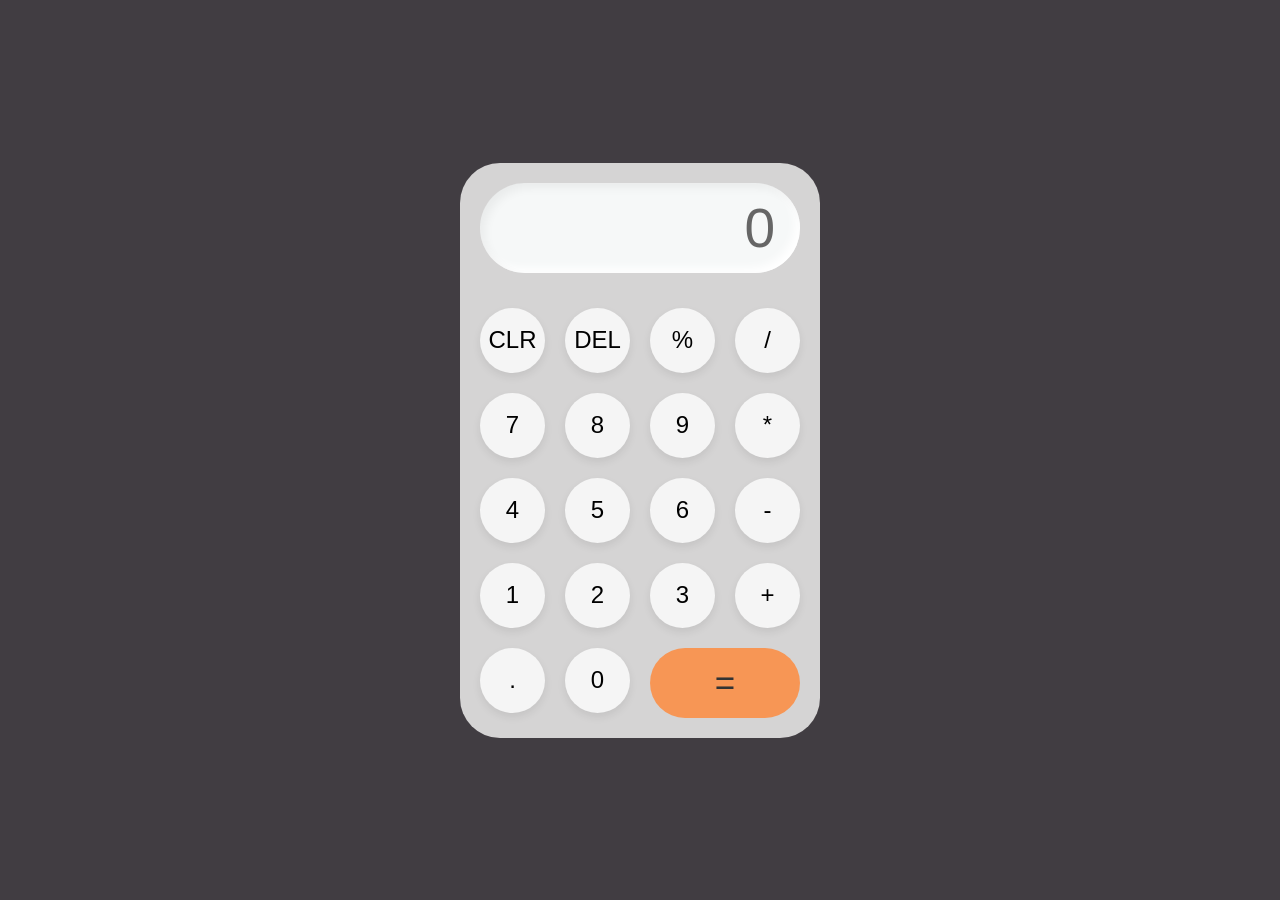
<file: calculator/index.html>
<!DOCTYPE html>
<html lang="en">
<head>
    <meta charset="UTF-8">
    <meta name="viewport" content="width=device-width, initial-scale=1.0">
    <title>Calculator</title>
    <link rel="stylesheet" href="style.css">
</head>
<body>

<div class="container">

    <div class="display">
        <input type="text" id="screen" value="0" readonly>
    </div>

    <div class="buttons">

        <button class="btn operator">CLR</button>
        <button class="btn operator">DEL</button>
        <button class="btn operator">%</button>
        <button class="btn operator">/</button>

        <button class="btn number">7</button>
        <button class="btn number">8</button>
        <button class="btn number">9</button>
        <button class="btn operator">*</button>

        <button class="btn number">4</button>
        <button class="btn number">5</button>
        <button class="btn number">6</button>
        <button class="btn operator">-</button>

        <button class="btn number">1</button>
        <button class="btn number">2</button>
        <button class="btn number">3</button>
        <button class="btn operator">+</button>

        <button class="btn number">.</button>
        <button class="btn number">0</button>

        <button class="equal">=</button>

    </div>

</div>

<script src="script.js"></script>

</body>
</html>
</file>
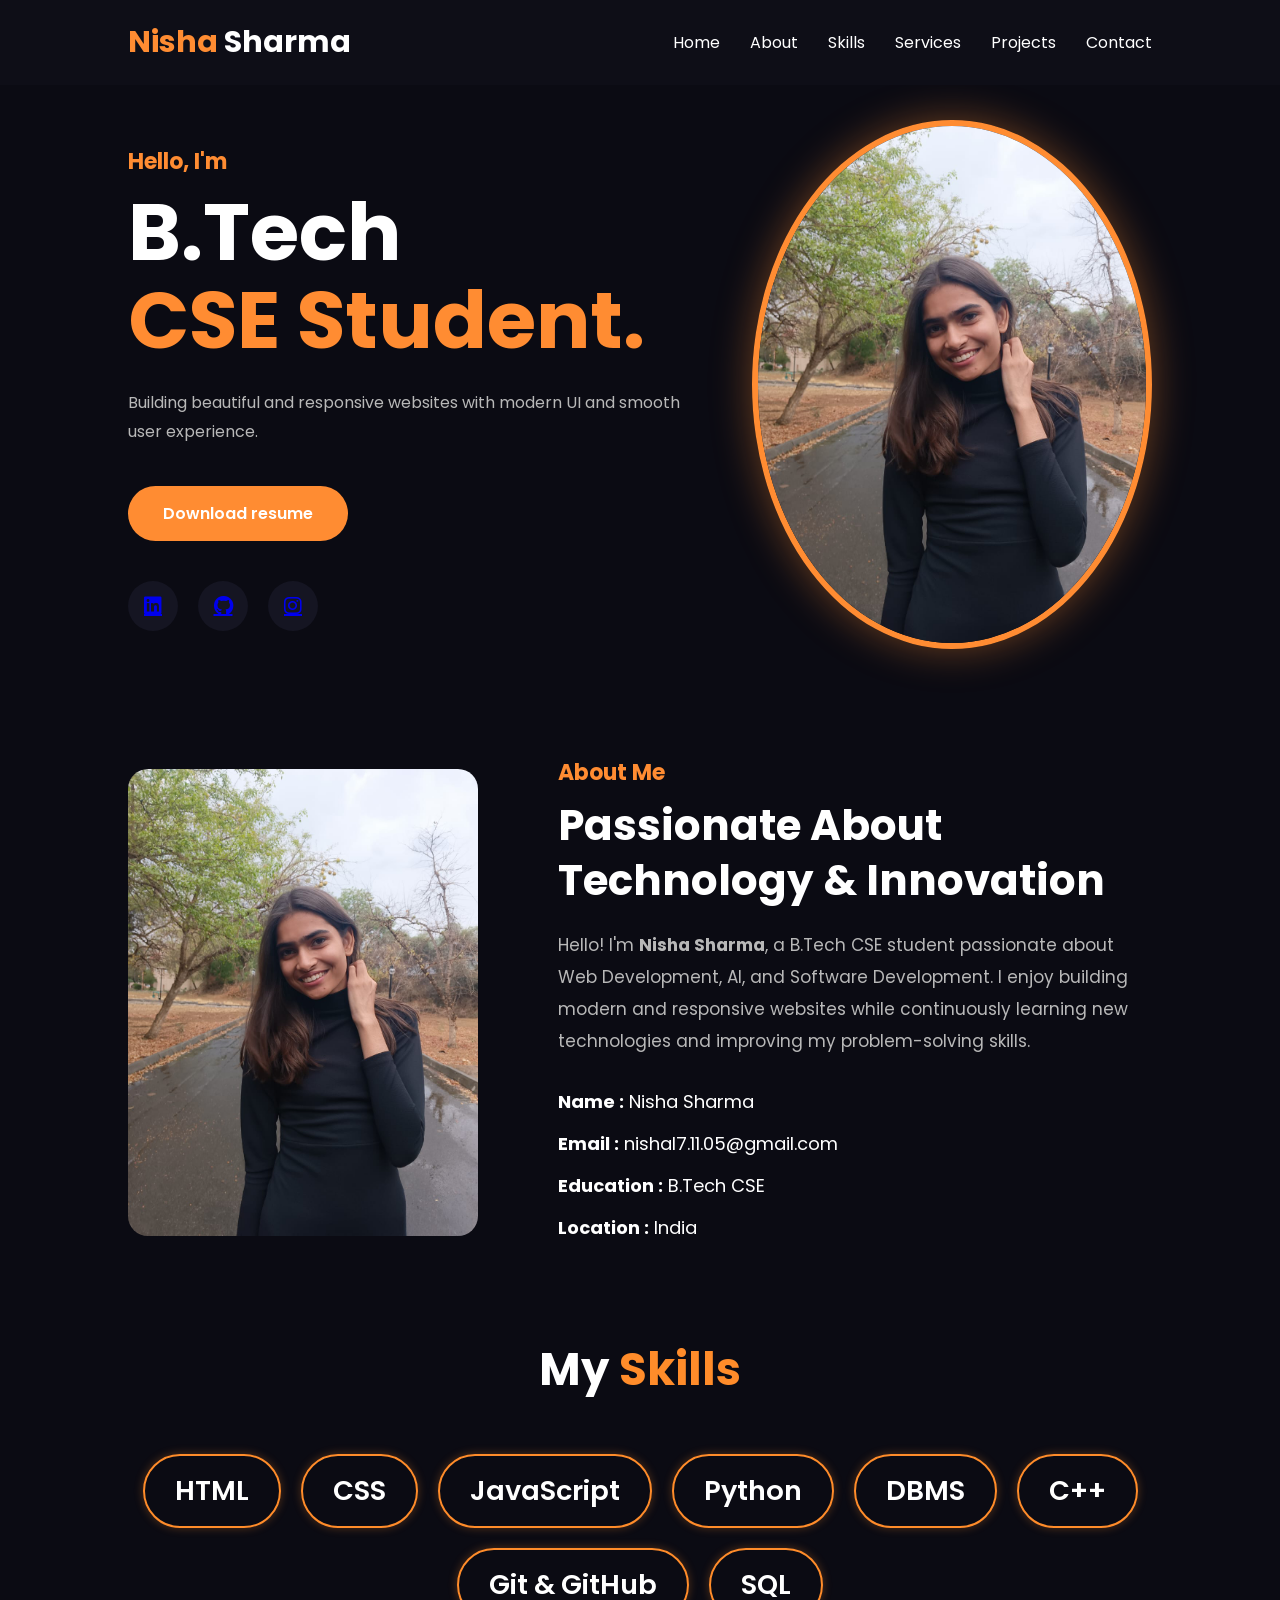
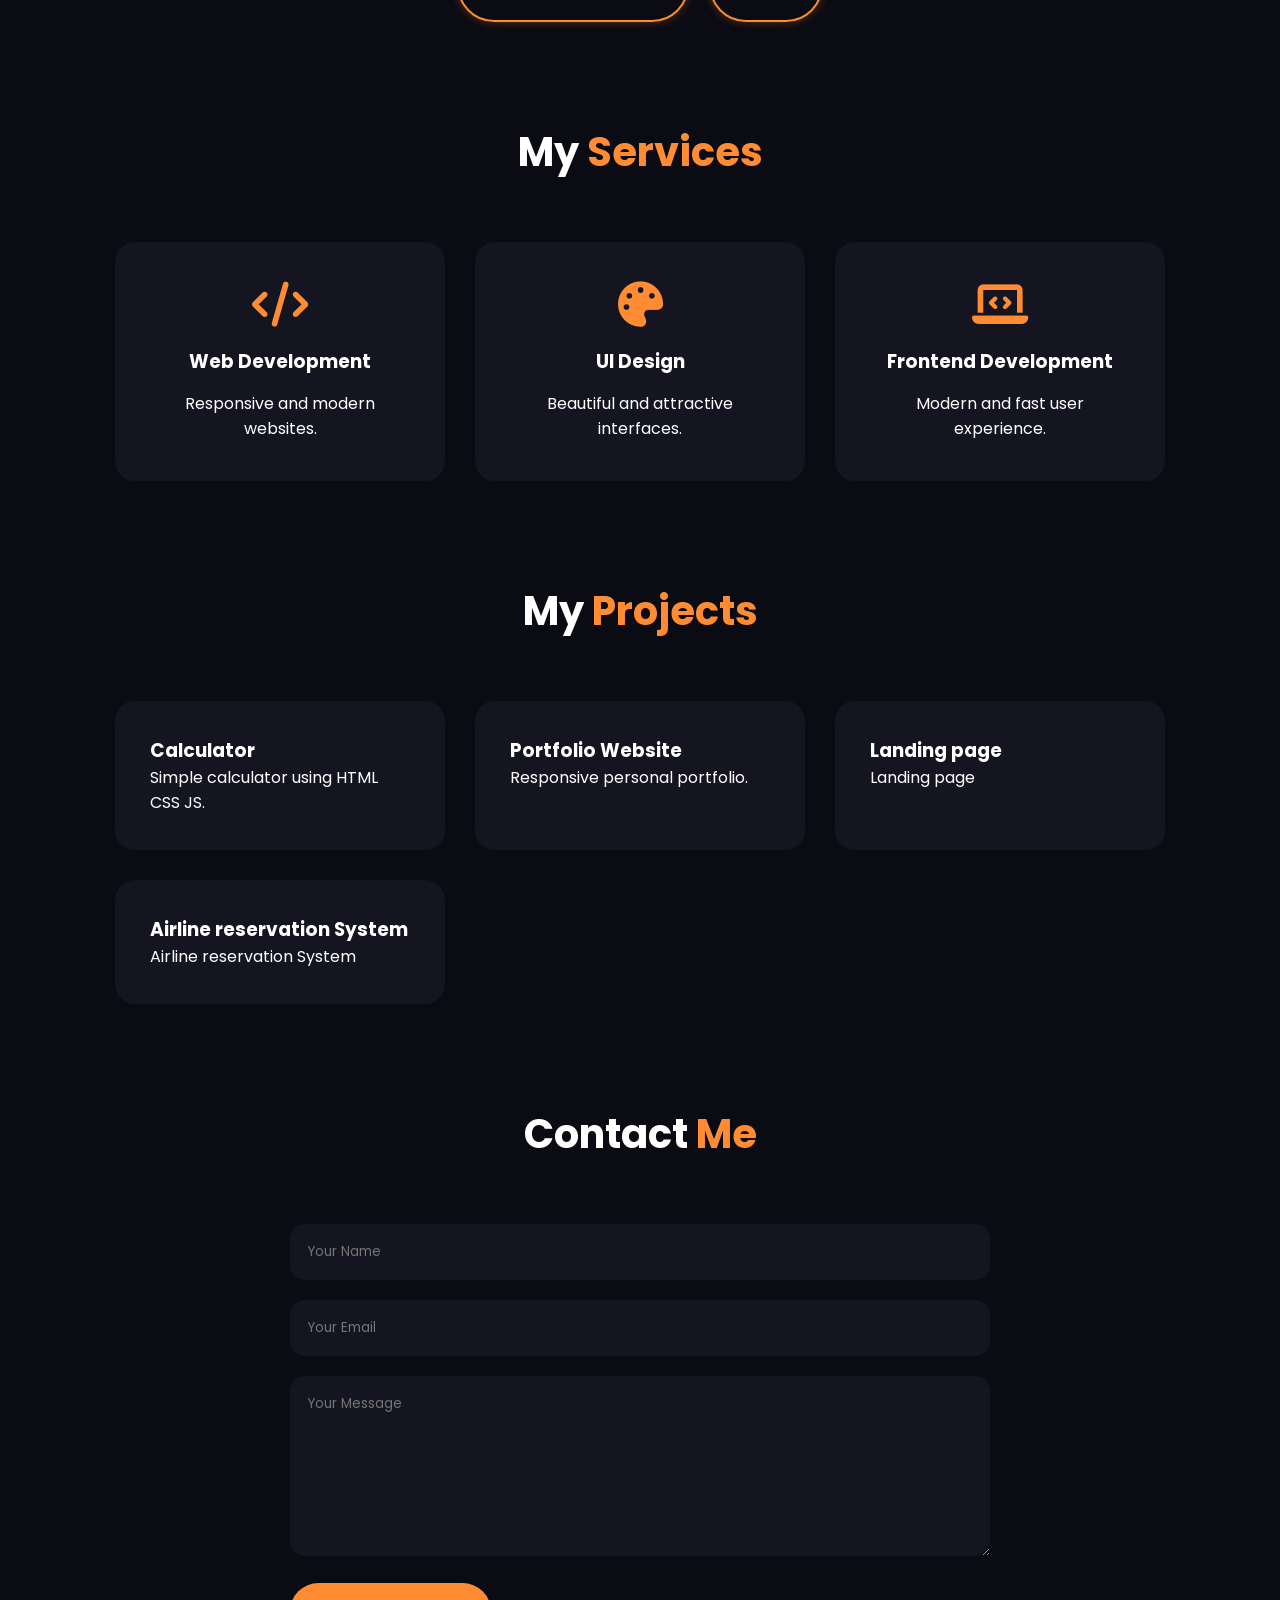
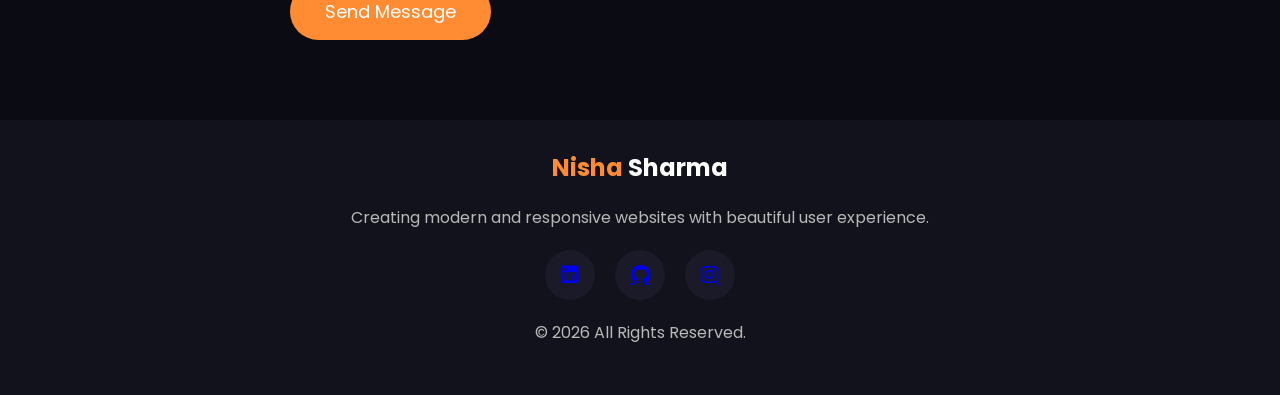
<file: portfolio/index.html>
<!DOCTYPE html>
<html lang="en">
<head>
    <meta charset="UTF-8">
    <meta name="viewport" content="width=device-width, initial-scale=1.0">
    <title>Nisha Sharma | Portfolio</title>

    <link rel="stylesheet" href="style.css">

    <link rel="preconnect" href="https://fonts.googleapis.com">
    <link href="https://fonts.googleapis.com/css2?family=Poppins:wght@300;400;500;600;700&display=swap" rel="stylesheet">

    <link rel="stylesheet"
    href="https://cdnjs.cloudflare.com/ajax/libs/font-awesome/6.5.1/css/all.min.css">
</head>
<body>

<!-- NAVBAR -->

<header>
    <nav class="navbar">

        <div class="logo">
            <span>Nisha</span> Sharma
        </div>

        <ul class="nav-links">
            <li><a href="#">Home</a></li>
            <li><a href="#about">About</a></li>
            <li><a href="#skills">Skills</a></li>
            <li><a href="#services">Services</a></li>
            <li><a href="#projects">Projects</a></li>
            <li><a href="#contact">Contact</a></li>
        </ul>
    </nav>
</header>

<section class="hero">

<div class="hero-text">

<h3>Hello, I'm</h3>

<h1>
B.Tech <br>
<span>CSE Student.</span>
</h1>

<p>
Building beautiful and responsive websites with
modern UI and smooth user experience.
</p>

<div class="hero-buttons">

<a href="resume.pdf" class="btn1">
Download resume
</a>



</div>

<div class="social-icons">

<a href="https://www.linkedin.com/in/nisha-812058357" target="_blank">
    <i class="fa-brands fa-linkedin"></i>
</a>

<a href="https://github.com/nisha7893" target="_blank">
    <i class="fa-brands fa-github"></i>
</a>

<a href="https://www.instagram.com/nishasharma5809" target="_blank">
    <i class="fa-brands fa-instagram"></i>
</a>

</div>

</div>

</div>

<div class="hero-image">

<img src="profile.jpeg">

</div>

</section>
<section class="about" id="about">

    <div class="about-img">
        <img src="profile.jpeg" alt="">
    </div>

    <div class="about-content">

        <h4>About Me</h4>

        <h2>Passionate About Technology & Innovation</h2>

        <p>
            Hello! I'm <b>Nisha Sharma</b>, a B.Tech CSE student passionate about Web Development, AI, and Software Development. I enjoy building modern and responsive websites while continuously learning new technologies and improving my problem-solving skills.
        </p>

        <div class="details">
            <div><b>Name :</b> Nisha Sharma</div>
            <div><b>Email :</b> nishal7.11.05@gmail.com</div>
            <div><b>Education :</b> B.Tech CSE</div>
            <div><b>Location :</b> India</div>
        </div>

    </div>

</section>


<section class="skills" id="skills">
    <h2 class="title">My <span>Skills</span></h2>

    <div class="skills-box">
        <button>HTML</button>
        <button>CSS</button>
        <button>JavaScript</button>
        <button>Python</button>
        <button>DBMS</button>
        <button>C++</button>
        <button>Git & GitHub</button>
        <button>SQL</button>
    </div>
</section>

<!-- SERVICES -->

<section class="services" id="services">

<h2 class="title">My <span>Services</span></h2>

<div class="service-container">

<div class="card">
<i class="fa-solid fa-code"></i>
<h3>Web Development</h3>
<p>Responsive and modern websites.</p>
</div>

<div class="card">
<i class="fa-solid fa-palette"></i>
<h3>UI Design</h3>
<p>Beautiful and attractive interfaces.</p>
</div>

<div class="card">
<i class="fa-solid fa-laptop-code"></i>
<h3>Frontend Development</h3>
<p>Modern and fast user experience.</p>
</div>

</div>

</section>



<!-- PROJECTS -->

<section class="projects" id="projects">

<h2 class="title">My <span>Projects</span></h2>

<div class="project-container">

<div class="project-card">
<h3>Calculator</h3>
<p>Simple calculator using HTML CSS JS.</p>
</div>

<div class="project-card">
<h3>Portfolio Website</h3>
<p>Responsive personal portfolio.</p>
</div>

<div class="project-card">
<h3>Landing page</h3>
<p>Landing page </p>
</div>
<div class="project-card">
<h3>Airline reservation System</h3>
<p>Airline reservation System </p>
</div>

</div>

</section>



<!-- CONTACT -->

<section class="contact" id="contact">

<h2 class="title">Contact <span>Me</span></h2>

<form>

<input type="text" placeholder="Your Name">

<input type="email" placeholder="Your Email">

<textarea placeholder="Your Message"></textarea>

<button>Send Message</button>

</form>

</section>



<footer>

<h2><span>Nisha</span> Sharma</h2>

<p>
Creating modern and responsive websites with
beautiful user experience.
</p>

<div class="footer-icons">

<a href="https://www.linkedin.com/in/nisha-812058357" target="_blank">
    <i class="fa-brands fa-linkedin"></i>
</a>

<a href="https://github.com/nisha7893" target="_blank">
    <i class="fa-brands fa-github"></i>
</a>

<a href="https://www.instagram.com/nishasharma5809" target="_blank">
    <i class="fa-brands fa-instagram"></i>
</a>

</div>

<p class="copy">
© 2026 All Rights Reserved.
</p>

</footer>

</body>
</html>
</file>
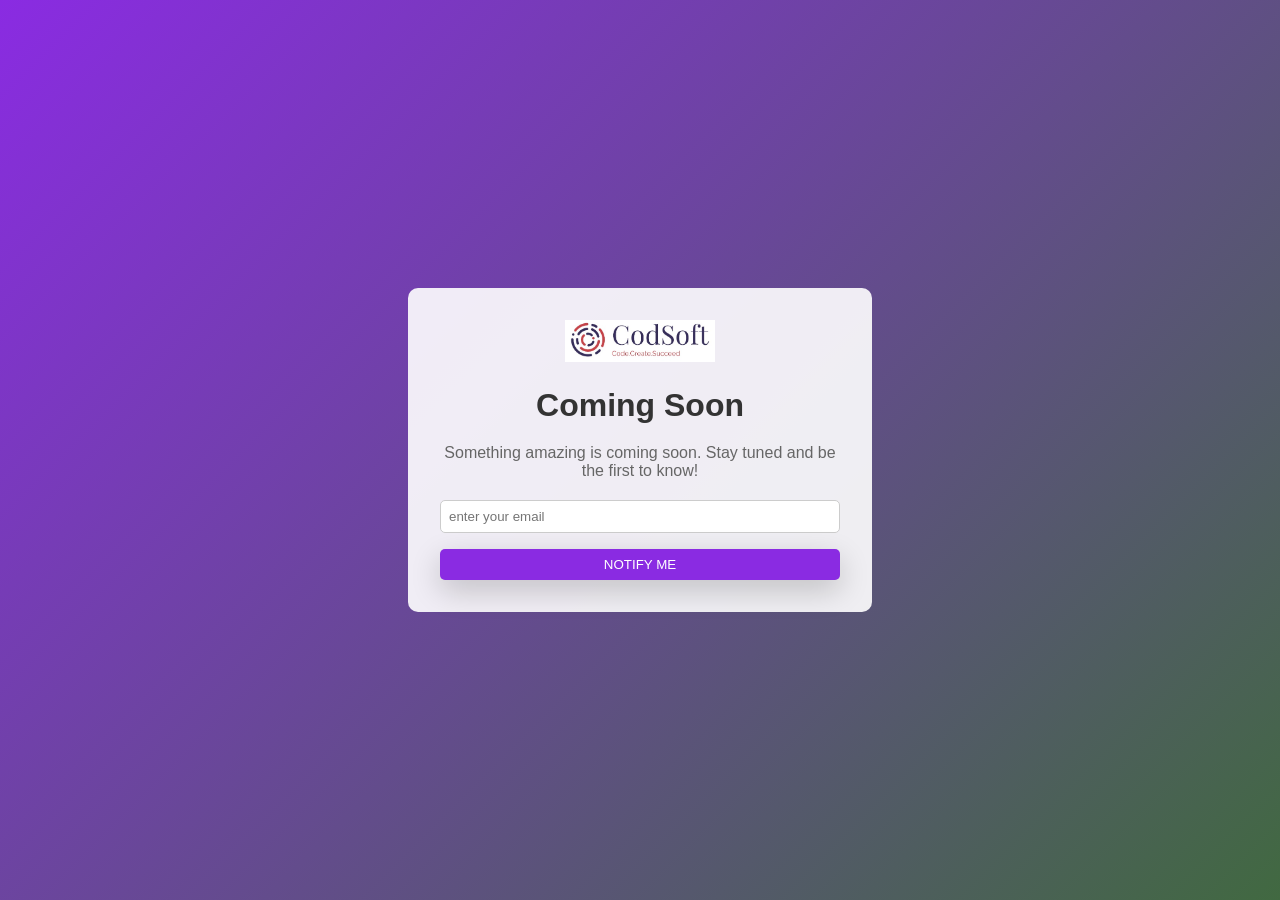
<file: LANDING PAGE TASK 2/coming_soon.html>
<!DOCTYPE html>
<html lang="en">
<head>
    <meta charset="UTF-8">
    <meta name="viewport" content="width=device-width, initial-scale=1.0">
    <title>Tea company</title>
    <link rel="stylesheet" href="style.css">
</head>
<body>
    <div class="container">
        <div class="content">
            <img src="./logo.png" class="logo" alt="">
            <h1>Coming Soon</h1>
            <p>Something amazing is coming soon. Stay tuned and be the first to know!</p>
            <form id="notify-form">
                <input type="email" placeholder="enter your email" id="">
                <button type="submit">
                    NOTIFY ME
                </button>
            </form>
        </div> 

    </div>
</body>
</html>
</file>
<file: calculator/style.css>
*{
    margin:0;
    padding:0;
    box-sizing:border-box;
    font-family:Arial, Helvetica, sans-serif;
}

body{
    height:100vh;
    display:flex;
    justify-content:center;
    align-items:center;
    background:#413d42;
}

.container{
    width:360px;
    background:#d5d4d4;
    padding:20px;
    border-radius:40px;
    
}

.display{
    margin-bottom:35px;
}

#screen{
    width:100%;
    height:90px;
    border:none;
    outline:none;
    border-radius:50px;
    background:#f6f8f8;
    box-shadow:
    inset 5px 5px 10px rgba(0,0,0,.05),
    inset -5px -5px 10px white;
    font-size:55px;
    text-align:right;
    padding-right:25px;
    color:#666;
}

.buttons{
    display:grid;
    grid-template-columns:repeat(4,1fr);
    gap:20px;
}

.btn ,.operator{
    width:65px;
    height:65px;
    border:none;
    border-radius:50%;
    background:#f5f5f5;
    font-size:1.5rem;
    cursor:pointer;
    box-shadow:0 4px 8px rgba(0,0,0,0.08);
    transition:0.2s;
}

.btn number:active,
.operator:active,
.equal:active{
    box-shadow:
    inset 5px 5px 10px rgba(0,0,0,.1),
   
}

.equal{
    grid-column:span 2;
    border:none;
    height:70px;
    border-radius:40px;
    background:#f79655;
    font-size:35px;
    color:#333;
    cursor:pointer;

    
}
</file>
<file: portfolio/style.css>
*{
margin:0;
padding:0;
box-sizing:border-box;
font-family:'Poppins',sans-serif;
scroll-behavior:smooth;
}

body{
background:#0b0b13;
color:white;
}

section{
padding:100px 10%;
}

.title{
text-align:center;
font-size:40px;
margin-bottom:60px;
}

.title span{
color:#ff8c32;
}

.navbar{
position:fixed;
top:0;
left:0;
width:100%;
display:flex;
justify-content:space-between;
align-items:center;
padding:20px 10%;
background:rgba(15,15,25,.9);
backdrop-filter:blur(10px);
z-index:1000;
}

.logo{
font-size:30px;
font-weight:700;
}

.logo span{
color:#ff8c32;
}

.nav-links{
display:flex;
gap:30px;
list-style:none;
}

.nav-links a{
color:white;
text-decoration:none;
transition:.3s;
}

.nav-links a:hover{
color:#ff8c32;
}

.hire-btn{
background:#ff8c32;
padding:12px 30px;
border-radius:30px;
text-decoration:none;
color:white;
font-weight:600;
}
/* HERO */

.hero{
    
    display:flex;
    justify-content:space-between;
    align-items:center;
    gap:60px;
    padding-top:120px;
    padding-bottom: 40px;
}

.hero-text{
    flex:1;
}

.hero-text h3{
    color:#ff8c32;
    font-size:22px;
    margin-bottom:10px;
}

.hero-text h1{
    font-size:80px;
    line-height:1.1;
    margin-bottom:25px;
}

.hero-text span{
    color:#ff8c32;
}

.hero-text p{
    color:#b8b8b8;
    line-height:1.8;
    margin-bottom:40px;
}

.hero-buttons{
    display:flex;
    gap:20px;
    margin-bottom:40px;
}

.btn1,
.btn2{
    text-decoration:none;
    padding:15px 35px;
    border-radius:40px;
    transition:.4s;
    font-weight:600;
}

.btn1{
    background:#ff8c32;
    color:white;
}

.btn2{
    border:2px solid #ff8c32;
    color:#ff8c32;
}

.btn1:hover{
    transform:translateY(-5px);
}

.btn2:hover{
    background:#ff8c32;
    color:white;
}

.social-icons{
    display:flex;
    gap:20px;
}

.social-icons i{
    width:50px;
    height:50px;
    background:#151522;
    display:flex;
    justify-content:center;
    align-items:center;
    border-radius:50%;
    font-size:20px;
    cursor:pointer;
    transition:.4s;
}

.social-icons i:hover{
    background:#ff8c32;
}

.hero-image img{
    width:400px;
    border-radius:50%;
    border:6px solid #ff8c32;
    box-shadow:0 0 40px rgba(255,140,50,.4);
}


/* ABOUT */

.about{
    display:flex;
    align-items:center;
    justify-content:center;
    gap:80px;
    padding:60px 10%;
}

.about-img img{
    width:350px;
    border-radius:20px;
}

.about-content{
    max-width:600px;
}

.about-content h4{
    color:#ff8c32;
    font-size:22px;
    margin-bottom:10px;
}

.about-content h2{
    font-size:42px;
    line-height:1.3;
    margin-bottom:20px;
}

.about-content p{
    color:#b8b8b8;
    line-height:1.9;
    font-size:17px;
}

.details{
    margin-top:30px;
}

.details div{
    margin-bottom:15px;
    font-size:18px;
}


.skills{
   
    padding: 20px 9% 80px;
    background: #0b0b13;
    text-align: center;
}

.skills h2{
    font-size: 45px;
    color: white;
    margin-bottom: 50px;
}

.skills h2 span{
    color: #ff8c2a;
}

.skills-box{
    display: flex;
    justify-content: center;
    flex-wrap: wrap;
    gap: 20px;
}

.skills-box button{
    padding: 14px 30px;
    font-size: 1.7rem;
    font-weight: 600;
    color: white;
    background: transparent;
    border: 2px solid #ff8c2a;
    border-radius: 50px;
    cursor: pointer;
    transition: .3s;
    box-shadow: 0 0 10px rgba(255,140,42,.3);
}

.skills-box button:hover{
    background: #ff8c2a;
    color: #000014;
    transform: translateY(-5px);
    box-shadow: 0 0 20px #ff8c2a;
}

/* SERVICES */

.service-container{
    display:grid;
    grid-template-columns:repeat(auto-fit,minmax(280px,1fr));
    gap:30px;
}
.services{
    padding: 20px 9% 80px;
}

.card{
    background:#151522;
    padding:40px;
    border-radius:20px;
    text-align:center;
    transition:.4s;
}

.card:hover{
    transform:translateY(-10px);
    box-shadow:0 0 25px rgba(255,140,50,.4);
}

.card i{
    font-size:45px;
    color:#ff8c32;
    margin-bottom:20px;
}

.card h3{
    margin-bottom:15px;
}


/* PROJECTS */

.project-container{
    display:grid;
    grid-template-columns:repeat(auto-fit,minmax(280px,1fr));
    gap:30px;
}
.projects{
    padding: 20px 9% 80px;
}

.project-card{
    background:#151522;
    padding:35px;
    border-radius:20px;
    transition:.4s;
}

.project-card:hover{
    transform:translateY(-10px);
    border:2px solid #ff8c32;
}


/* CONTACT */

.contact form{
    max-width:700px;
    margin:auto;
}
.contact{
    padding: 20px 9% 80px;
}

.contact input,
.contact textarea{
    width:100%;
    padding:18px;
    margin-bottom:20px;
    background:#151522;
    border:none;
    color:white;
    border-radius:15px;
}

.contact textarea{
    height:180px;
}

.contact button{
    background:#ff8c32;
    color:white;
    border:none;
    padding:15px 35px;
    border-radius:40px;
    font-size:18px;
    cursor:pointer;
}


/* FOOTER */

footer{
    text-align:center;
    padding:30px;
    background:#151522;
    color:#b8b8b8;
}


/* RESPONSIVE */

@media(max-width:991px){

.hero,
.about{
    flex-direction:column;
    text-align:center;
}

.hero-text h1{
    font-size:55px;
}

.nav-links{
    display:none;
}

.hero-image img{
    width:300px;
}

.about-img img{
    width:280px;
}

}
.menu-btn{
    display:none;
    font-size:28px;
    color:#ff8c32;
    cursor:pointer;
}


footer{
    background:#12121c;
}

footer h2{
    color:white;
    margin-bottom:20px;
}

footer span{
    color:#ff8c32;
}

footer p{
    color:#b8b8b8;
    margin:20px 0;
}

.footer-icons{
    display:flex;
    justify-content:center;
    gap:20px;
    margin-top:20px;
}

.footer-icons i{
    width:50px;
    height:50px;
    background:#1a1a28;
    border-radius:50%;
    display:flex;
    justify-content:center;
    align-items:center;
    font-size:20px;
    transition:.4s;
}

.footer-icons i:hover{
    background:#ff8c32;
    transform:translateY(-8px);
}
</file>
<file: LANDING PAGE TASK 2/style.css>
body,html{
    margin: 0;
    padding: 0;
    font-family: Arial, Helvetica, sans-serif;
    height: 100%;
}
.container{
    background: linear-gradient(135deg,#8a2be2,#416941);
    display: flex;
    justify-content: center;
    align-items: center;
    height: 100%;
}
.content{
    text-align: center;
    background-color: rgba(255,255,255, 0.9);
    padding: 2rem;
    border-radius: 10px;
    max-width: 400px;
     
}
.logo{
    width: 150px;
   object-fit: contain;
}
h1{
    color: #333;
    margin-bottom: 20px;
}
p{
    color: #666;
    margin-bottom: 20px;
}
form{
    display: flex;
    flex-direction: column;
}
input[type="email"]{
    padding:0.5rem;
    border-radius:5px;
    border: 1px solid #ccc;
    margin-bottom: 1rem;
}
button{
    padding: 0.5rem;
    background-color: #8a2be2;
    color: #fff;
    border: none;
    border-radius: 5px;
    cursor: pointer;
    box-shadow: 0 10px 30px rgba(0,0,0,0.2);
}
button:hover{
    background-color: #7a1dd1;
}
</file>
